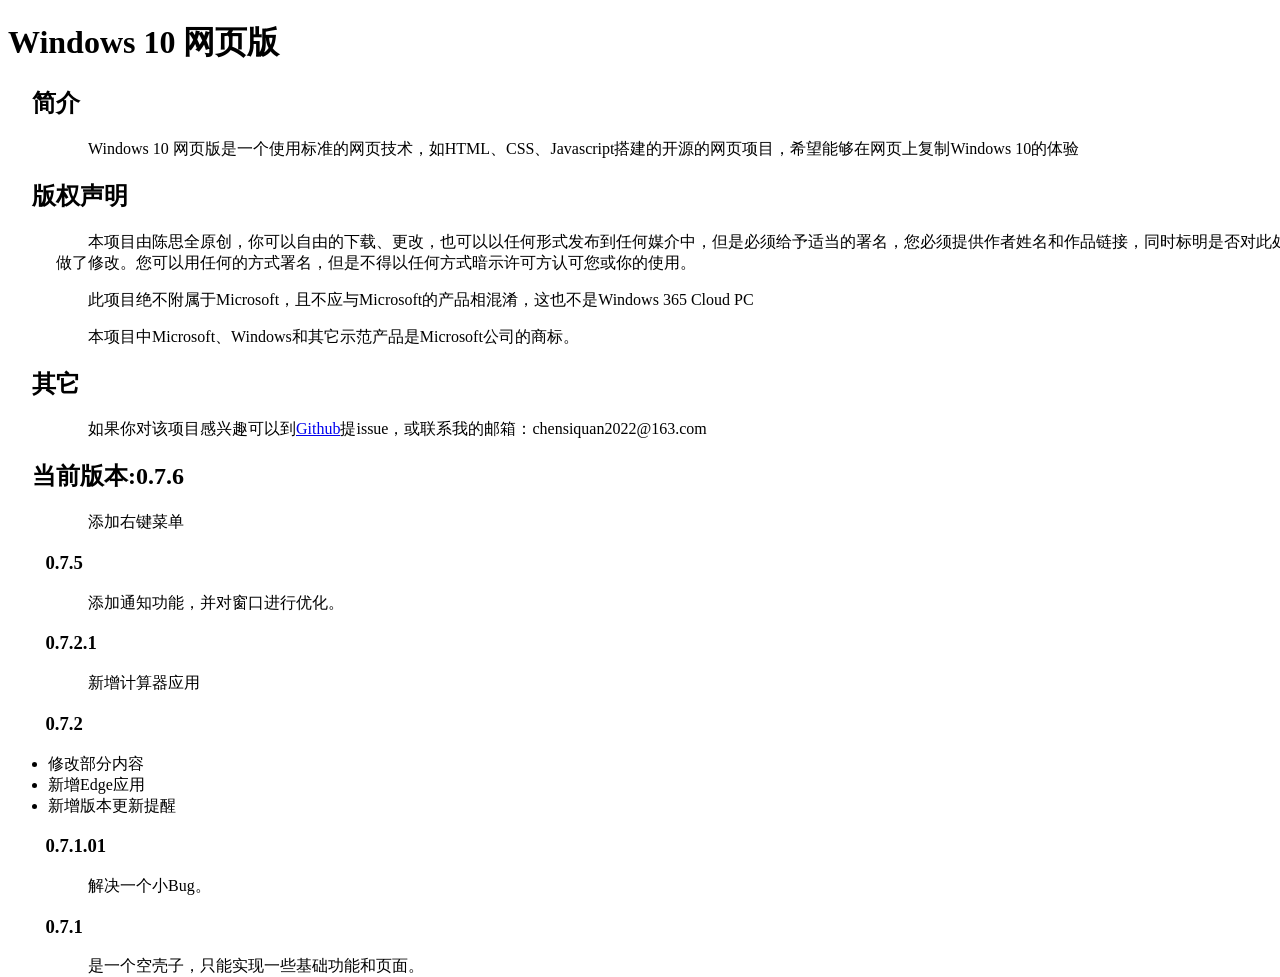
<file: windows/apps/aboutme.html>
<!DOCTYPE html>
<html lang="zh-cn">
<head>
    <meta charset="UTF-8">
    <meta http-equiv="X-UA-Compatible" content="IE=edge">
    <meta name="viewport" content="width=device-width, initial-scale=1.0">
    <style>
        body{
            background-color: #fff;
        }
        h2{
            padding-left: 1em;
        }
        h3{
            padding-left: 2em;
        }
        p{
            text-indent: 2em;
            padding-left: 3em;
        }
    </style>
</head>
<body>
    <h1>Windows 10 网页版</h1>
    <h2>简介</h2>
    <p>Windows 10 网页版是一个使用标准的网页技术，如HTML、CSS、Javascript搭建的开源的网页项目，希望能够在网页上复制Windows 10的体验</p>
    <h2>版权声明</h2>
    <p>本项目由陈思全原创，你可以自由的下载、更改，也可以以任何形式发布到任何媒介中，但是必须给予适当的署名，您必须提供作者姓名和作品链接，同时标明是否对此处做了修改。您可以用任何的方式署名，但是不得以任何方式暗示许可方认可您或你的使用。</p>
    <p>此项目绝不附属于Microsoft，且不应与Microsoft的产品相混淆，这也不是Windows 365 Cloud PC</p>
    <p>本项目中Microsoft、Windows和其它示范产品是Microsoft公司的商标。</p>
    <h2>其它</h2>
    <p>如果你对该项目感兴趣可以到<a target="_blank" href="https://github.com/siquan001/Win10online">Github</a>提issue，或联系我的邮箱：chensiquan2022@163.com</p>
    <h2>当前版本:0.7.6</h2>
    <p>添加右键菜单</p>
    <h3>0.7.5</h3>
    <p>添加通知功能，并对窗口进行优化。</p>
    <h3>0.7.2.1</h3>
    <p>新增计算器应用</p>
    <h3>0.7.2</h3>
    <ul>
        <li>修改部分内容</li>
        <li>新增Edge应用</li>
        <li>新增版本更新提醒</li>
    </ul>
    <h3>0.7.1.01</h3>
    <p>解决一个小Bug。</p>
    <h3>0.7.1</h3>
    <p>是一个空壳子，只能实现一些基础功能和页面。</p>
</body>
<script src="../appui.js"></script>
</html>
</file>
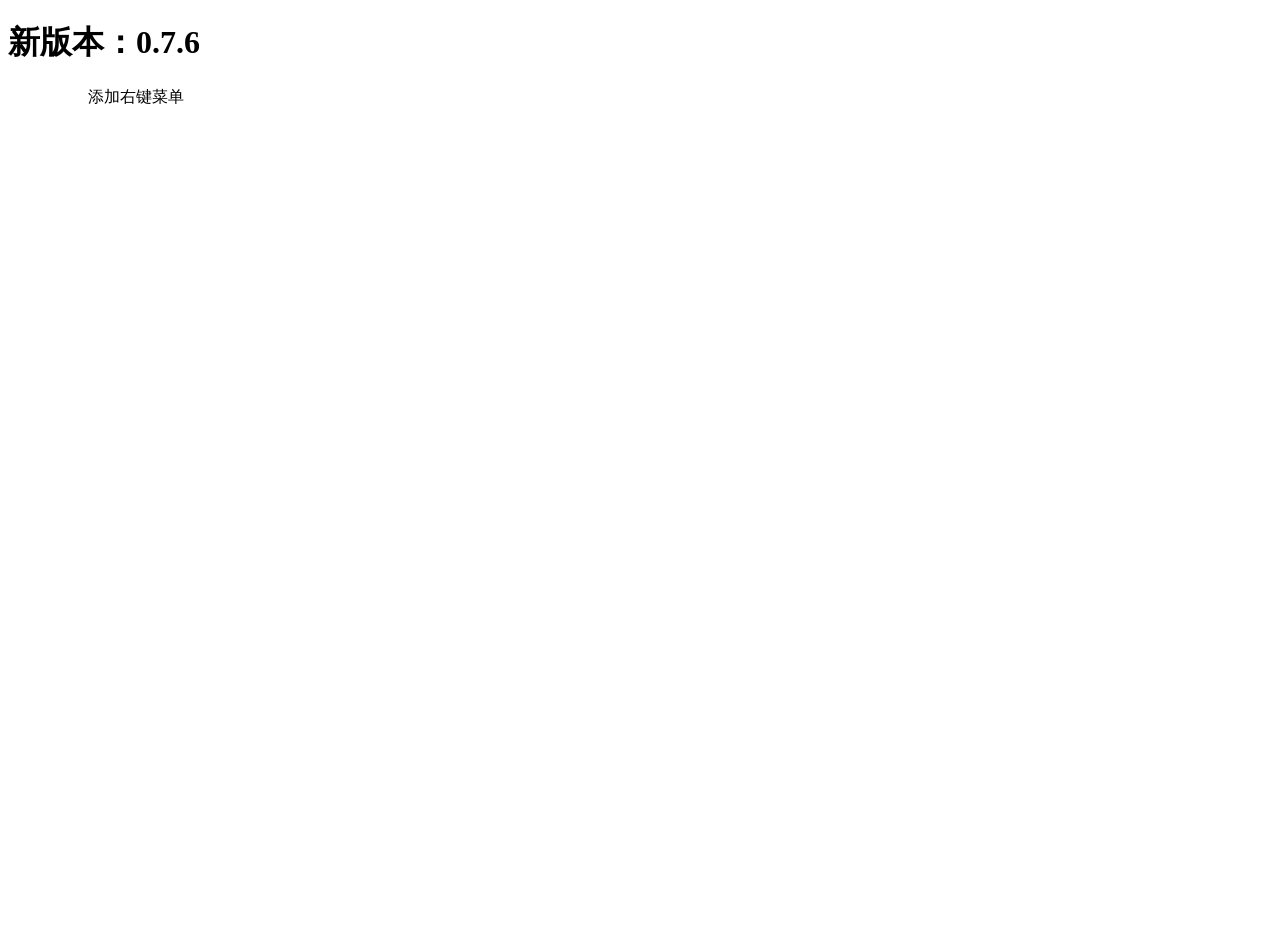
<file: windows/apps/updates.html>
<!DOCTYPE html>
<html lang="zh-cn">
<head>
    <meta charset="UTF-8">
    <meta http-equiv="X-UA-Compatible" content="IE=edge">
    <meta name="viewport" content="width=device-width, initial-scale=1.0">
    <style>
        body{
            background-color: #fff;
        }
        h2{
            padding-left: 1em;
        }
        h3{
            padding-left: 2em;
        }
        p{
            text-indent: 2em;
            padding-left: 3em;
        }
    </style>
</head>
<body>
    <h1>新版本：0.7.6</h1>
    <p>添加右键菜单</p>
</body>
<script src="../appui.js"></script>
</html>
</file>
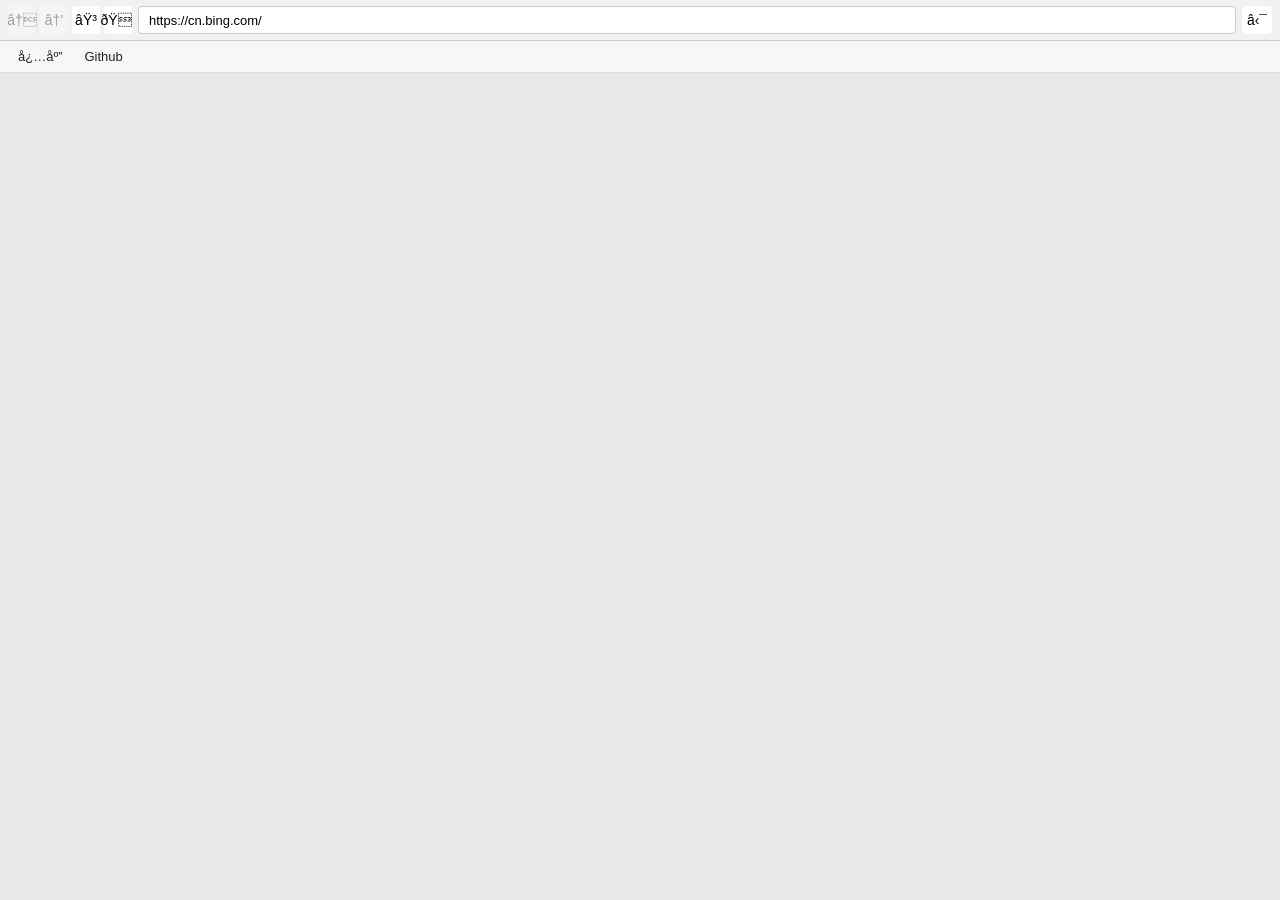
<file: windows/apps/edge/edge.html>
<!DOCTYPE html>
<html lang="zh‑CN">
<head>
<meta charset="UTF‑8">
<meta name="viewport" content="width=device‑width, initial‑scale=1.0">
<title>模拟 Edge 浏览器</title>
<style>
*{margin:0;padding:0;box-sizing:border-box;font-family:"Segoe UI",Microsoft YaHei,sans-serif;}
body{height:100vh;display:flex;flex-direction:column;background:#e8e8e8;overflow:hidden;}

/* 顶部工具栏 */
.edge-top{
    display:flex;align-items:center;gap:6px;padding:6px 8px;background:#f1f1f1;border-bottom:1px solid #ccc;
}
.nav-group{display:flex;gap:4px;}
.btn{
    width:28px;height:28px;border:none;border-radius:4px;background:#ffffff;
    display:flex;align-items:center;justify-content:center;cursor:pointer;font-size:14px;
}
.btn:hover{background:#e4e4e4;}
.btn.disabled{opacity:0.35;pointer-events:none;cursor:default;}

.address-wrap{flex:1;}
#Input{
    width:100%;height:28px;padding:0 10px;border:1px solid #cccccc;border-radius:4px;font-size:13px;
}

/* 右上角菜单 */
.menu{width:30px;}
#edgeMenu{
    position:absolute;top:42px;right:10px;width:220px;background:#fff;border:1px solid #bbb;
    border-radius:4px;box-shadow:2px 2px 8px rgba(0,0,0,0.2);z-index:999;
}
.edge-menu-item{
    padding:7px 12px;cursor:default;font-size:13px;
}
.edge-menu-item:hover{background:#dcebfa;}

/* 快捷链接栏 */
.links{
    display:flex;gap:2px;padding:4px 8px;background:#f7f7f7;border-bottom:1px solid #ddd;
}
.links a{
    font-size:13px;padding:4px 10px;text-decoration:none;color:#222;border-radius:3px;
}
.links a:hover{background:#e2e2e2;}

/* iframe主体 */
.frame-container{flex:1;overflow:hidden;}
#frame{width:100%;height:100%;border:none;}
</style>
</head>
<body>

<div class="edge-top">
    <div class="nav-group">
        <button class="btn back">←</button>
        <button class="btn forward">→</button>
        <button class="btn reload">⟳</button>
        <button class="btn home">🏠</button>
    </div>
    <div class="address-wrap">
        <input id="Input" type="text" placeholder="输入网址或搜索">
    </div>
    <button class="btn menu">⋯</button>
</div>

<div id="edgeMenu" hidden>
    <div class="edge-menu-item" data‑act="home">主页</div>
    <div class="edge-menu-item" data‑act="about">关于</div>
</div>

<div class="links">
    <a data‑href="https://cn.bing.com/">必应</a>
    <a data‑href="https://github.com/">Github</a>
</div>

<div class="frame-container">
    <iframe id="frame"></iframe>
</div>

<script src="./edge.js"></script>
</body>
</html>
</file>
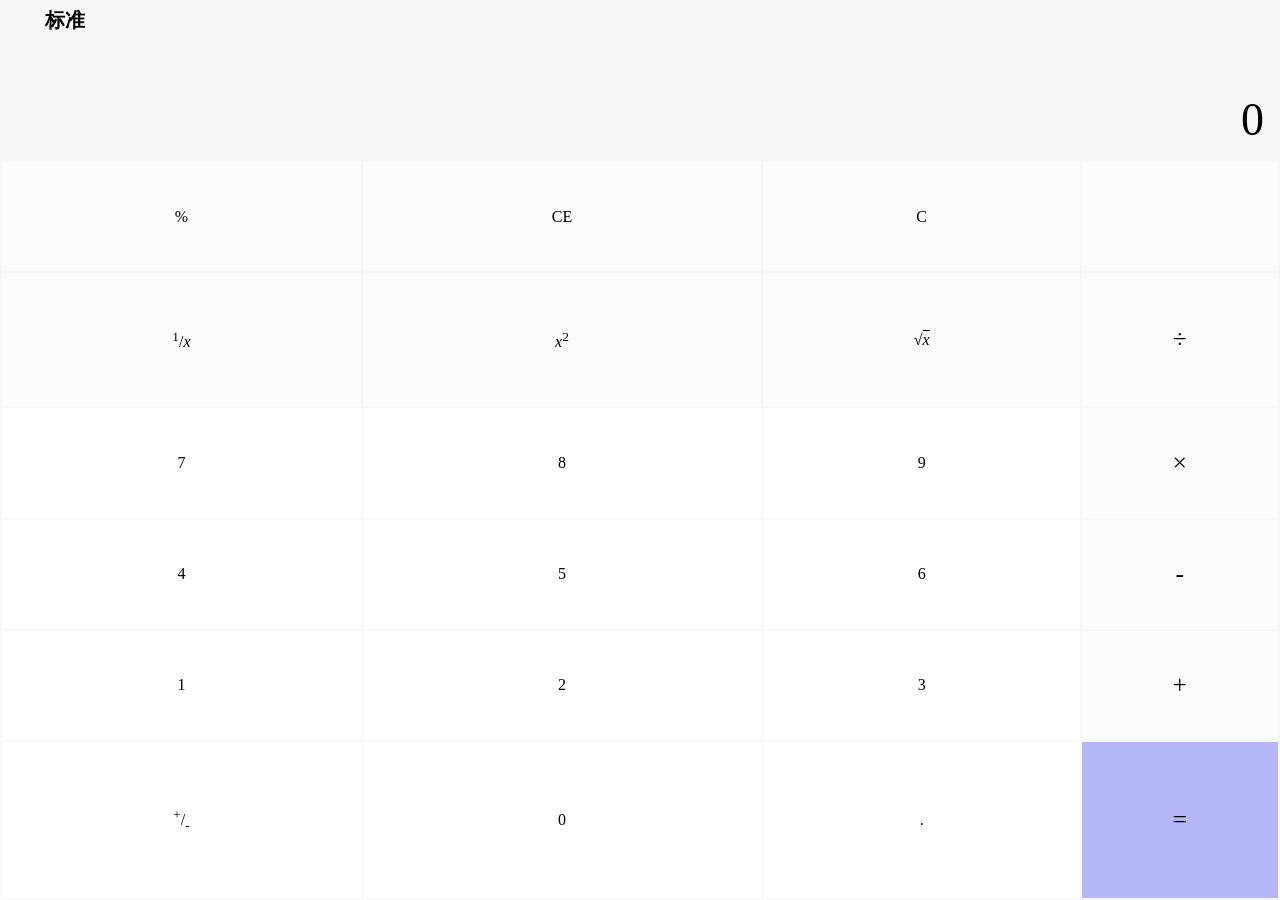
<file: windows/apps/jisuanqi/jisuanqi.html>
<!DOCTYPE html>
<html lang="en">
<head>
    <meta charset="UTF-8">
    <meta http-equiv="X-UA-Compatible" content="IE=edge">
    <meta name="viewport" content="width=device-width, initial-scale=1.0">
    <title>计算器</title>
    <link rel="stylesheet" href="https://cdn.bootcdn.net/ajax/libs/bootstrap-icons/1.9.1/font/bootstrap-icons.css">
    <link rel="stylesheet" href="./jisuanqi.css">
</head>
<body>
    <div class="top">
        <div class="menu_btn">
            <span class="bi bi-list"></span>
        </div>
        <div class="jsq_title">标准</div>
    </div>
    <div class="show_frame">
        <div class="mes"></div>
        <div class="log">0</div>
    </div>
    <div class="ajs">
        <table>
            <tr>
                <td class="tm percent">%</td>
                <td class="tm allc">CE</td>
                <td class="tm logc">C</td>
                <td class="tm backspace"> <span class="bi bi-backspace"></span> </td>
            </tr>
            <tr>
                <td class="tm xfz1"><sup>1</sup>/<i>x</i></td>
                <td class="tm xdpf"><i>x</i><sup>2</sup></td>
                <td class="tm ghx">√<i style="border-top: #000 solid 1px;">x</i></td>
                <td class="tm b chu"><span>÷</span></td>
            </tr>
            <tr>
                <td class="num">7</td>
                <td class="num">8</td>
                <td class="num">9</td>
                <td class="tm b chen"><span>×</span></td>
            </tr>
            <tr>
                <td class="num">4</td>
                <td class="num">5</td>
                <td class="num">6</td>
                <td class="tm b jian"><span>-</span></td>
            </tr>
            <tr>
                <td class="num">1</td>
                <td class="num">2</td>
                <td class="num">3</td>
                <td class="tm b jia"><span>+</span></td>
            </tr>
            <tr>
                <td class="zorf"><sup>+</sup>/<sub>-</sub></td>
                <td class="num">0</td>
                <td class="point">.</td>
                <td class="b dn dengyu"><span>=</span></td>
            </tr>
        </table>
    </div>
</body>
<script src="../../appui.js"></script>
<script src="./jisuanqi.js"></script>
</html>
</file>
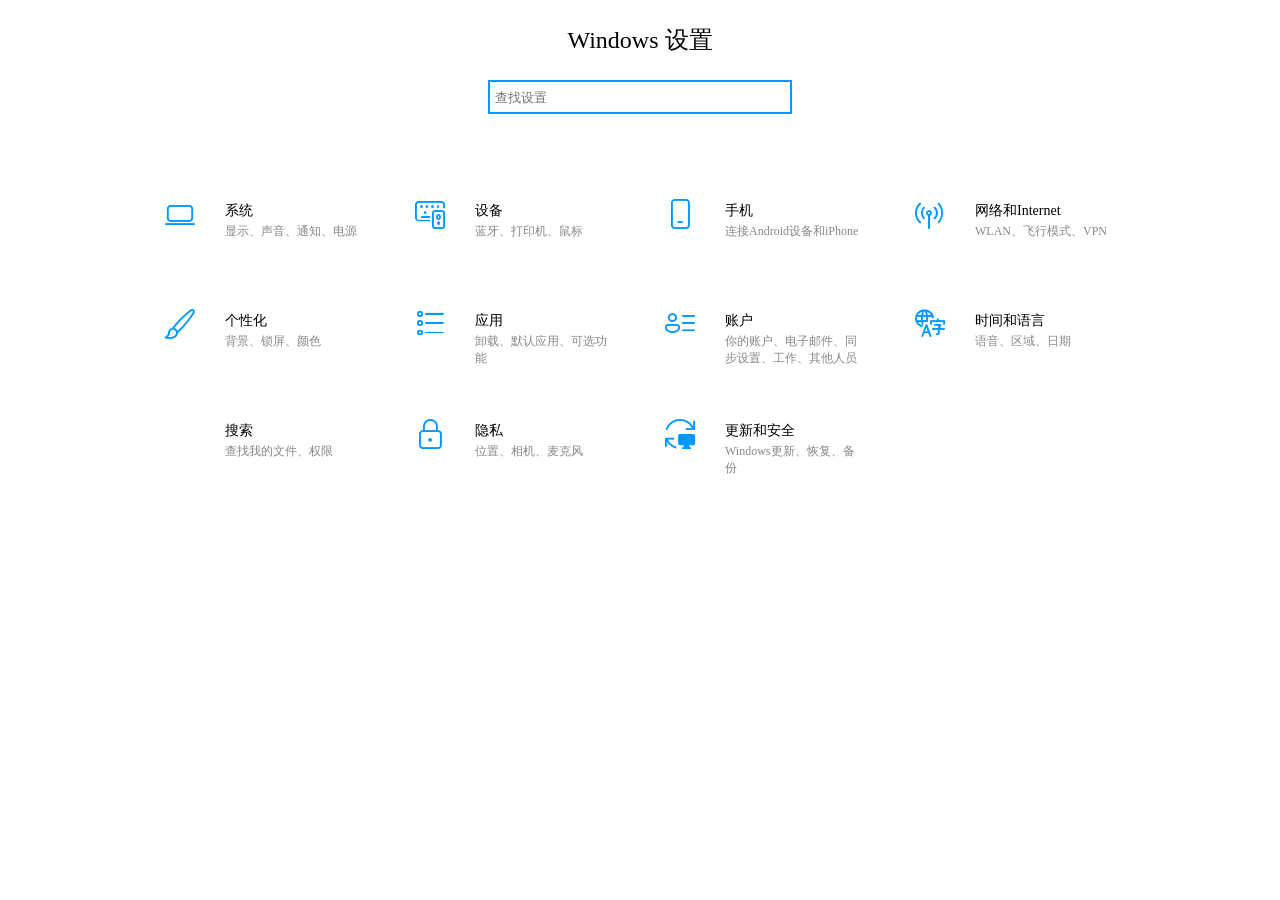
<file: windows/apps/setting/setting.html>
<!DOCTYPE html>
<html lang="zh-cn">
<head>
    <meta charset="UTF-8">
    <meta http-equiv="X-UA-Compatible" content="IE=edge">
    <meta name="viewport" content="width=device-width, initial-scale=1.0">
    <link href="https://cdn.bootcdn.net/ajax/libs/bootstrap-icons/1.10.3/font/bootstrap-icons.css" rel="stylesheet">
    <link rel="stylesheet" href="./setting.css">
</head>
<body>
    <div class="page" path="/index">
      <div class="title">Windows 设置</div>
      <div class="search">
        <input type="text" placeholder="查找设置"/>
        <button class="bi bi-search"></button>
      </div>
      <div class="setting-list">
        <div class="setting-item">
          <div class="ui-icon"><span class="si si-system"></span></div>
          <div class="message">
            <div class="title">系统</div>
            <div class="txt">显示、声音、通知、电源</div>
          </div>
        </div>
        <div class="setting-item">
          <div class="ui-icon"><span class="si si-device"></span></div>
          <div class="message">
            <div class="title">设备</div>
            <div class="txt">蓝牙、打印机、鼠标</div>
          </div>
        </div>
        <div class="setting-item">
          <div class="ui-icon"><span class="si si-phone"></span></div>
          <div class="message">
            <div class="title">手机</div>
            <div class="txt">连接Android设备和iPhone</div>
          </div>
        </div>
        <div class="setting-item">
          <div class="ui-icon"><span class="si si-network"></span></div>
          <div class="message">
            <div class="title">网络和Internet</div>
            <div class="txt">WLAN、飞行模式、VPN</div>
          </div>
        </div>
        <div class="setting-item">
          <div class="ui-icon"><span class="si si-custom"></span></div>
          <div class="message">
            <div class="title">个性化</div>
            <div class="txt">背景、锁屏、颜色</div>
          </div>
        </div>
        <div class="setting-item">
          <div class="ui-icon"><span class="si si-app"></span></div>
          <div class="message">
            <div class="title">应用</div>
            <div class="txt">卸载、默认应用、可选功能</div>
          </div>
        </div>
        <div class="setting-item">
          <div class="ui-icon"><span class="si si-user"></span></div>
          <div class="message">
            <div class="title">账户</div>
            <div class="txt">你的账户、电子邮件、同步设置、工作、其他人员</div>
          </div>
        </div>
        <div class="setting-item">
          <div class="ui-icon"><span class="si si-time-language"></span></div>
          <div class="message">
            <div class="title">时间和语言</div>
            <div class="txt">语音、区域、日期</div>
          </div>
        </div>
        <div class="setting-item">
          <div class="ui-icon"><span class="bi bi-search"></span></div>
          <div class="message">
            <div class="title">搜索</div>
            <div class="txt">查找我的文件、权限</div>
          </div>
        </div>
        <div class="setting-item">
          <div class="ui-icon"><span class="si si-privacy"></span></div>
          <div class="message">
            <div class="title">隐私</div>
            <div class="txt">位置、相机、麦克风</div>
          </div>
        </div>
        <div class="setting-item">
          <div class="ui-icon"><span class="si si-update"></span></div>
          <div class="message">
            <div class="title">更新和安全</div>
            <div class="txt">Windows更新、恢复、备份</div>
          </div>
        </div>
      </div>
    </div>

    <div class="page" path="/system" style="display:none;">
      <div class="celan">
        <div class="fh"><span class="bi bi-arrow-left"></span></div>
        <div class="home">
          <div class="ui-icon"><span class="bi bi-house-door"></span></div>
          <div class="title">主页</div>
        </div>
        <div class="search">
          <input type="text" placeholder="查找设置"/>
          <button class="bi bi-search"></button>
        </div>
        <ul class="list">
          <li class="active">
            <div class="ui-icon"><span class="si si-system"></span></div>
            <div class="title">显示</div>
          </li>
          <li>
            <div class="ui-icon"><span class="si si-sound"></span></div>
            <div class="title">声音</div>
          </li>
          <li>
            <div class="ui-icon"><span class="si si-notification"></span></div>
            <div class="title">通知和操作</div>
          </li>
          <li>
            <div class="ui-icon"><span class="si si-moon"></span></div>
            <div class="title">专注助手</div>
          </li>
          <li>
            <div class="ui-icon"><span class="si si-power"></span></div>
            <div class="title">电源和电池</div>
          </li>
          <li>
            <div class="ui-icon"><span class="si si-storage"></span></div>
            <div class="title">存储</div>
          </li>
          <li>
            <div class="ui-icon"><span class="si si-clipboard"></span></div>
            <div class="title">剪贴板</div>
          </li>
          <li>
            <div class="ui-icon"><span class="si si-fardesk"></span></div>
            <div class="title">远程桌面</div>
          </li>
          <li>
            <div class="ui-icon"><span class="si si-about"></span></div>
            <div class="title">关于</div>
          </li>
        </ul>
      </div>
      <div class="contents">
        <div class="se-content" data-id="1">
          <h1>显示</h1>
          <h2>亮度和颜色</h2>
          <p>更改内置显示器的亮度</p>
          <div style="width: 300px;height:40px" class="win-range" data-min="0" data-max="100" data-value="100">
            <span class="r1"></span>
            <span class="r2"></span>
            <span class="r3"></span>
          </div>
          <p>夜间模式</p>
          <div class="win-check2">
            <span></span>
            <div class="statu"></div>
          </div>
          <p><a class="win-link">夜间模式设置</a></p>
        </div>
        <div class="se-content" data-id="2"><h1>声音</h1><p class="se-empty">此功能暂未实现</p></div>
        <div class="se-content" data-id="3"><h1>通知和操作</h1><p class="se-empty">此功能暂未实现</p></div>
        <div class="se-content" data-id="4"><h1>专注助手</h1><p class="se-empty">此功能暂未实现</p></div>
        <div class="se-content" data-id="5"><h1>电源和电池</h1><p class="se-empty">此功能暂未实现</p></div>
        <div class="se-content" data-id="6"><h1>存储</h1><p class="se-empty">此功能暂未实现</p></div>
        <div class="se-content" data-id="7"><h1>剪贴板</h1><p class="se-empty">此功能暂未实现</p></div>
        <div class="se-content" data-id="8"><h1>远程桌面</h1><p class="se-empty">此功能暂未实现</p></div>
        <div class="se-content" data-id="9"><h1>关于</h1><p class="se-empty">此功能暂未实现</p></div>
      </div>
    </div>
</body>
<script src="../../appui.js"></script>
<script src="./setting.js"></script>
</html>
</file>
<file: windows/apps/jisuanqi/jisuanqi.css>
*{
    margin: 0;padding: 0;
}
a{
    text-decoration: none;
}
li{
    list-style: none;
}
body{
    background-color: #f7f7f7;
}
.top{
    width: 100%;
    height: 40px;
    overflow: hidden;
}
.top>*{
    float: left;
}
.top .menu_btn{
    width: 40px;
    height: 42px;
    display: flex;
    justify-content: center;
    align-items: center;
    margin-right: 5px;
    font-size: 26px;
}
.top .menu_btn:hover{
    background-color: #0001;
}
.top .jsq_title{
    line-height: 40px;
    font-size: 20px;
    font-weight: bold;
}
.show_frame{
    width: 100%;
    height: 120px;
    position: relative;
}
.show_frame .log{
    font-size: 46px;
    font-weight: 500;
    position: absolute;
    bottom: 0;right: 0;
    line-height: 80px;
    padding-right: 16px;
}
.show_frame .mes{
    position: absolute;
    bottom: 80px;right: 0;
    line-height: 30px;
    padding-right: 16px;
    color: #aaa;
}
.ajs{
    width: 100%;
    height: calc(100% - 160px);
}
.ajs table{
    width: 100%;
    height: 100%;
}
.ajs table td{
    margin: 1px;
    background-color: #fff;
    width: calc(25% - 2px);
    text-align: center;
    border: #0000 solid 1px;
}
.ajs td.tm{
    background-color: #ffffff66;
}
.ajs td.b{
    overflow: hidden;
}
.ajs td.b span{
    display: block;
    transform: scale(1.6);
    font-weight: 300;
}
.ajs td.dn{
    background-color: #00f4;
}
.ajs td:hover{
    background-color: #6663;
    border: #6661 solid 1px;
    box-sizing: border-box;
}
.ajs td.dn:hover{
    background-color: #00f7;
}
.ajs td:active{
    background-color: #6666;
}
.ajs td.dn:active{
    background-color: #00f9;
}
</file>
<file: windows/apps/setting/setting.css>
*{
    margin: 0;
    padding: 0;
}
body{
  overflow-x: hidden;
}
::-webkit-scrollbar{
  background-color: transparent;
  display:none;
  width: 10px;
  height: 10px;
  padding-right: 5px;
}
*:hover::-webkit-scrollbar{
  display:block;
}
::-webkit-scrollbar-thumb{
  background-image: linear-gradient(to right,#0000 45%,#000 50%,#0000 60%);
}
::-webkit-scrollbar-thumb:hover{
  background-image: none;
  background-color: #0005;
}
::-webkit-scrollbar:hover{
  background-color:#ddd;
}
@font-face {
  font-family: SettingIcons;
  src: url(../../../assets/SettingsIcons.woff2);
}
.si{
  font-family: SettingIcons;
}
.si-system::before{ content:'\e7f8'; }
.si-bluetouth::before{ content: '\e702'; }
.si-device::before{ content: '\e772'; }
.si-phone::before{ content: '\e8ea'; }
.si-network::before{ content: '\e704'; }
.si-custom::before{ content: '\e771'; }
.si-app::before{ content: '\f2c7'; }
.si-user::before{ content:'\e779'; }
.si-time-language::before{ content:'\f2b7'; }
.si-privacy::before{ content: '\e72e'; }
.si-update::before{ content: '\ee6e'; }
.si-sound::before{ content: '\e767'; }
.si-notification::before{ content:'\ea8f'; }
.si-moon::before{ content:'\e708'; }
.si-power::before{ content: '\ed03'; }
.si-storage::before{ content: '\eda2'; }
.si-fardesk::before{ content: '\e8af'; }
.si-clipboard::before{ content: '\e77f'; }
.si-about::before{ content: '\e55a'; }

.tc{
    width: 100%;
    height: calc(100% - 59px);
    color: #ddd;
    font-size: 40px;
    display: flex;
    justify-content: center;
    align-items: center;
}
.page{
  width: 100%;
  height: 100%;
  display:none;
  animation: scale .3s;
}
/* 修复：00% 是非法关键帧选择器，改为 100% */
@keyframes scale {
  0%{ transform: scale(0.8); }
  100%{ transform: scale(1); }
}
.page[path="/index"]{
  display: block;
}
.page[path="/index"]>.title{
  text-align: center;
  font-weight: 300;
  font-size: 24px;
  line-height: 80px;
}
.page[path="/index"] .search{
  width: 300px;
  margin: 0 auto;
  border: #09f solid 2px;
  height: 30px;
}
.page[path="/index"] .search input{
  border: 0;
  outline: 0;
  background-color: transparent;
  width: 260px;
  height: 30px;
  padding:0 5px;
  float: left;
}
.page[path="/index"] .search button{
  border: 0;
  outline: 0;
  background-color: transparent;
  width: 30px;
  height: 30px;
  float: left;
  color: #888;
}
.page[path="/index"] .search button.bi-x-lg{
  color: #000;
  cursor: pointer;
}
.page[path="/index"] .search button.bi-x-lg:hover{
  color: #09f;
}
.page[path="/index"] .setting-list{
  width: 1000px;
  margin: 0 auto;
  padding-top: 60px;
}
@media(max-width:1000px){
  .page[path="/index"] .setting-list{ width: 750px; }
}
@media(max-width:750px){
  .page[path="/index"] .setting-list{ width: 500px; }
}
.page[path="/index"] .setting-item{
  float: left;
  width: 200px;
  height: 60px;
  border: transparent solid 2px;
  margin: 3px;
  padding: 20px;
  cursor: pointer;
}
.page[path="/index"] .setting-item:hover{
  border-color: #ddd;
}
.page[path="/index"] .setting-item .ui-icon{
  width: 60px;
  height: 60px;
  float: left;
  font-size: 30px;
  color: #09f;
}
.page[path="/index"] .setting-item .message{
  float: left;
  width: 140px;
}
.page[path="/index"] .setting-item .message .title{
  font-size: 14px;
  line-height: 24px;
}
.page[path="/index"] .setting-item .message .txt{
  font-size: 12px;
  color: #888;
}
@media(max-width:600px){
  .page[path="/index"]>.title{ display:none; }
  .page[path="/index"] .search{ width: calc(100% - 24px); margin:0 10px; }
  .page[path="/index"] .search input{ width: calc(100% - 40px); }
  .page[path="/index"] .setting-list{ width: 100%; padding:20px 0; }
  .page[path="/index"] .setting-item{
    float: none;
    width: calc(100% - 15px);
    height:70px;
    padding: 10px;
    box-sizing: border-box;
    overflow: hidden;
  }
  .page[path="/index"] .setting-item .ui-icon{
    width: 50px; height: 50px; font-size: 30px; color: #09f;
  }
  .page[path="/index"] .setting-item .message{ float: left; width: calc(100% - 60px); }
  .page[path="/index"] .setting-item .message .title{ font-size: 14px; line-height: 20px; }
  .page[path="/index"] .setting-item .message .txt{ font-size: 12px; color: #888; }
}

/* 系统子页：取消注释 display:block，由 JS 控制显隐（默认仍隐藏） */
.page[path="/system"]{
  box-sizing: content-box;
  display:block;
}
.celan{
  width: 320px;
  height: 100%;
  background-color: #eee;
  float: left;
}
.celan .fh{
  width: 30px;
  height: 30px;
  text-align: center;
  line-height: 30px;
  cursor: pointer;
}
.celan .home{
  width: 100%;
  height: 40px;
  box-sizing: border-box;
  padding: 5px;
  cursor: pointer;
}
.celan .home:hover,
.celan .list li:hover
{
  background-color: #ddd;
}
.celan .home .ui-icon{
  float: left;
  width: 30px;
  height: 30px;
  text-align: center;
  line-height: 30px;
  font-size: 18px;
}
.celan .home .title{
  line-height: 30px;
  text-indent: 10px;
}
.celan .fh:hover{
  background-color: #09f;
  color: #fff;
}
.contents{
  width: calc(100% - 320px);
  height: 100%;
  background-color: #fff;
  float: left;
  overflow-x: hidden;
  overflow-y: scroll;
}
.celan .search{
  width: 300px;
  margin: 10px auto;
  border: #09f solid 2px;
  height: 30px;
  background-color: #fff;
}
.celan .search input{
  border: 0; outline: 0; background-color: transparent;
  width: 260px; height: 30px; padding:0 5px; float: left;
}
.celan .search button{
  border: 0; outline: 0; background-color: transparent;
  width: 30px; height: 30px; float: left; color: #888;
}
.celan .search button.bi-x-lg{ color: #000; cursor: pointer; }
.celan .search button.bi-x-lg:hover{ color: #09f; }
.celan .list{
  height:calc(100% - 140px);
  overflow-y: scroll;
  overflow-x: hidden;
}
.celan .list li{
  width: 100%;
  padding: 10px 0;
  overflow: hidden;
  position: relative;
  cursor: pointer;
}
.celan .list li.active::after{
  content: '';
  position: absolute;
  width: 5px; height: 26px;
  background-color: #09f;
  top: 12px; left: 0;
}
.celan .list li .ui-icon{
  width: 30px; height: 30px; font-size: 15px; float: left;
  text-align: center; line-height: 30px; padding:0 10px; color: #000;
}
.celan .list li .title{
  float: left; line-height: 30px; font-size: 14px;
}
.contents .se-content{
  padding:20px 40px;
  box-sizing: border-box;
  width: 100%;
  display:none;
}
.contents .se-content.active{ display:block; }
.contents .se-content h1{
  font-weight: 400; padding-bottom: 20px; font-size: 30px;
}
.contents .se-content h2{
  font-weight: 400; font-size: 20px; padding-bottom: 15px;
}
.contents .se-content p{ font-size: 14px; }
.win-link{ color: #0af; cursor: pointer; }
.win-link:hover{ color: #aaa; }
.win-check2{
  width: 60px; height: 24px;
  border: #000 solid 2px;
  border-radius: 30px;
  transition: all .3s;
  position: relative;
  margin: 10px 0;
  cursor: pointer;
}
.win-check2 span{
  background-color: #000;
  width: 16px; height: 16px;
  margin: 4px;
  border-radius: 50%;
  display: block;
  transition: all .3s;
}
.win-check2 .statu{
  position: absolute;
  top: 0; right: -30px;
  line-height: 24px;
}
.win-check2.checked{ border-color:#09f; }
.win-check2.checked span{ background-color: #09f; margin-left: 40px; }
.se-empty{ color:#888; font-size:14px; padding:10px 0; }
</file>
